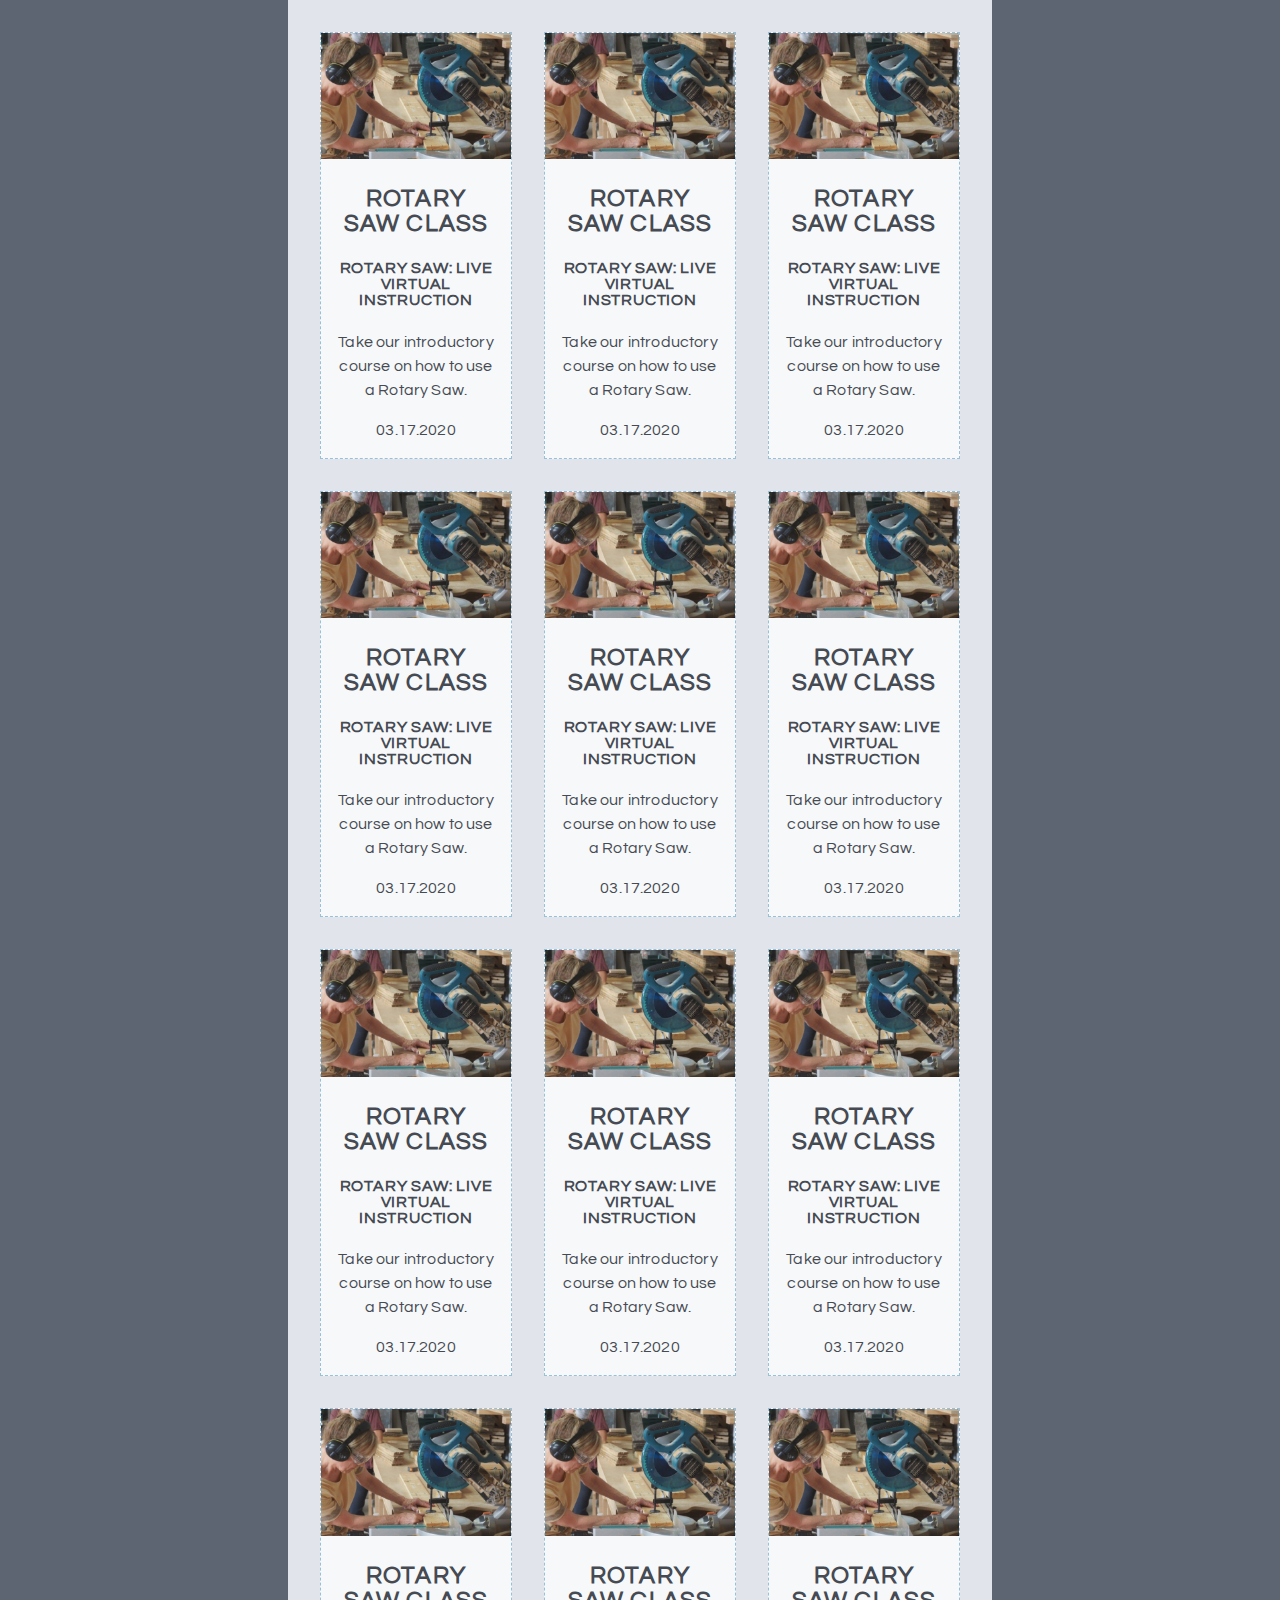
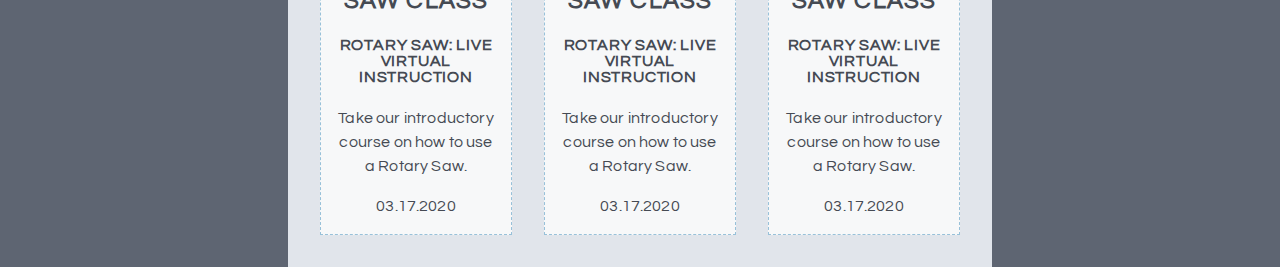
<file: card-grid.html>
<!DOCTYPE html>
<html lang="en-us">

<head>
	<meta charset="UTF-8">
	<meta name="viewport" content="width=device-width, initial-scale=1">
	<title>Card Grid</title>
	<link rel="stylesheet" href="gizmo.css">
	<link rel="shortcut icon" type="image/png" href="img/favicon-32x32.png">
	<link href="https://fonts.googleapis.com/css?family=Oswald:300,400,500,700|Questrial&display=swap" rel="stylesheet">
</head>

<body>
	<section>
		
			<div class="card-container">

			<section class="card-post">
				<img src="img/Saw.png" alt="saw">
	
				<div class= "text">
	
				<h3>Rotary Saw Class</h3>

				<h4>Rotary Saw: Live Virtual Instruction</h4>
				<p>Take our introductory course on how to use a Rotary Saw.</p>

				<p>03.17.2020</p>
		
				</div>
				
			</section>

			<section class="card-post">
				<img src="img/Saw.png" alt="saw">
	
				<div class= "text">
	
				<h3>Rotary Saw Class</h3>

				<h4>Rotary Saw: Live Virtual Instruction</h4>
				<p>Take our introductory course on how to use a Rotary Saw.</p>

				<p>03.17.2020</p>
		
				</div>
				
			</section>

			<section class="card-post">
				<img src="img/Saw.png" alt="saw">
	
				<div class= "text">
	
				<h3>Rotary Saw Class</h3>

				<h4>Rotary Saw: Live Virtual Instruction</h4>
				<p>Take our introductory course on how to use a Rotary Saw.</p>

				<p>03.17.2020</p>
		
				</div>
				
			</section>

			<section class="card-post">
				<img src="img/Saw.png" alt="saw">
	
				<div class= "text">
	
				<h3>Rotary Saw Class</h3>

				<h4>Rotary Saw: Live Virtual Instruction</h4>
				<p>Take our introductory course on how to use a Rotary Saw.</p>

				<p>03.17.2020</p>
		
				</div>
				
			</section>

			<section class="card-post">
				<img src="img/Saw.png" alt="saw">
	
				<div class= "text">
	
				<h3>Rotary Saw Class</h3>

				<h4>Rotary Saw: Live Virtual Instruction</h4>
				<p>Take our introductory course on how to use a Rotary Saw.</p>

				<p>03.17.2020</p>
		
				</div>
				
			</section>

			<section class="card-post">
				<img src="img/Saw.png" alt="saw">
	
				<div class= "text">
	
				<h3>Rotary Saw Class</h3>

				<h4>Rotary Saw: Live Virtual Instruction</h4>
				<p>Take our introductory course on how to use a Rotary Saw.</p>

				<p>03.17.2020</p>
		
				</div>
				
			</section>

			<section class="card-post">
				<img src="img/Saw.png" alt="saw">
	
				<div class= "text">
	
				<h3>Rotary Saw Class</h3>

				<h4>Rotary Saw: Live Virtual Instruction</h4>
				<p>Take our introductory course on how to use a Rotary Saw.</p>

				<p>03.17.2020</p>
		
				</div>
				
			</section>

			<section class="card-post">
				<img src="img/Saw.png" alt="saw">
	
				<div class= "text">
	
				<h3>Rotary Saw Class</h3>

				<h4>Rotary Saw: Live Virtual Instruction</h4>
				<p>Take our introductory course on how to use a Rotary Saw.</p>

				<p>03.17.2020</p>
		
				</div>
				
			</section>

			<section class="card-post">
				<img src="img/Saw.png" alt="saw">
	
				<div class= "text">
	
				<h3>Rotary Saw Class</h3>

				<h4>Rotary Saw: Live Virtual Instruction</h4>
				<p>Take our introductory course on how to use a Rotary Saw.</p>

				<p>03.17.2020</p>
		
				</div>
				
			</section>

			<section class="card-post">
				<img src="img/Saw.png" alt="saw">
	
				<div class= "text">
	
				<h3>Rotary Saw Class</h3>

				<h4>Rotary Saw: Live Virtual Instruction</h4>
				<p>Take our introductory course on how to use a Rotary Saw.</p>

				<p>03.17.2020</p>
		
				</div>
				
			</section>

			<section class="card-post">
				<img src="img/Saw.png" alt="saw">
	
				<div class= "text">
	
				<h3>Rotary Saw Class</h3>

				<h4>Rotary Saw: Live Virtual Instruction</h4>
				<p>Take our introductory course on how to use a Rotary Saw.</p>

				<p>03.17.2020</p>
		
				</div>
				
			</section>

			<section class="card-post">
				<img src="img/Saw.png" alt="saw">
	
				<div class= "text">
	
				<h3>Rotary Saw Class</h3>

				<h4>Rotary Saw: Live Virtual Instruction</h4>
				<p>Take our introductory course on how to use a Rotary Saw.</p>

				<p>03.17.2020</p>
		
				</div>
				
			</section>

		</div>
		

</section>


</body>
</html>
</file>
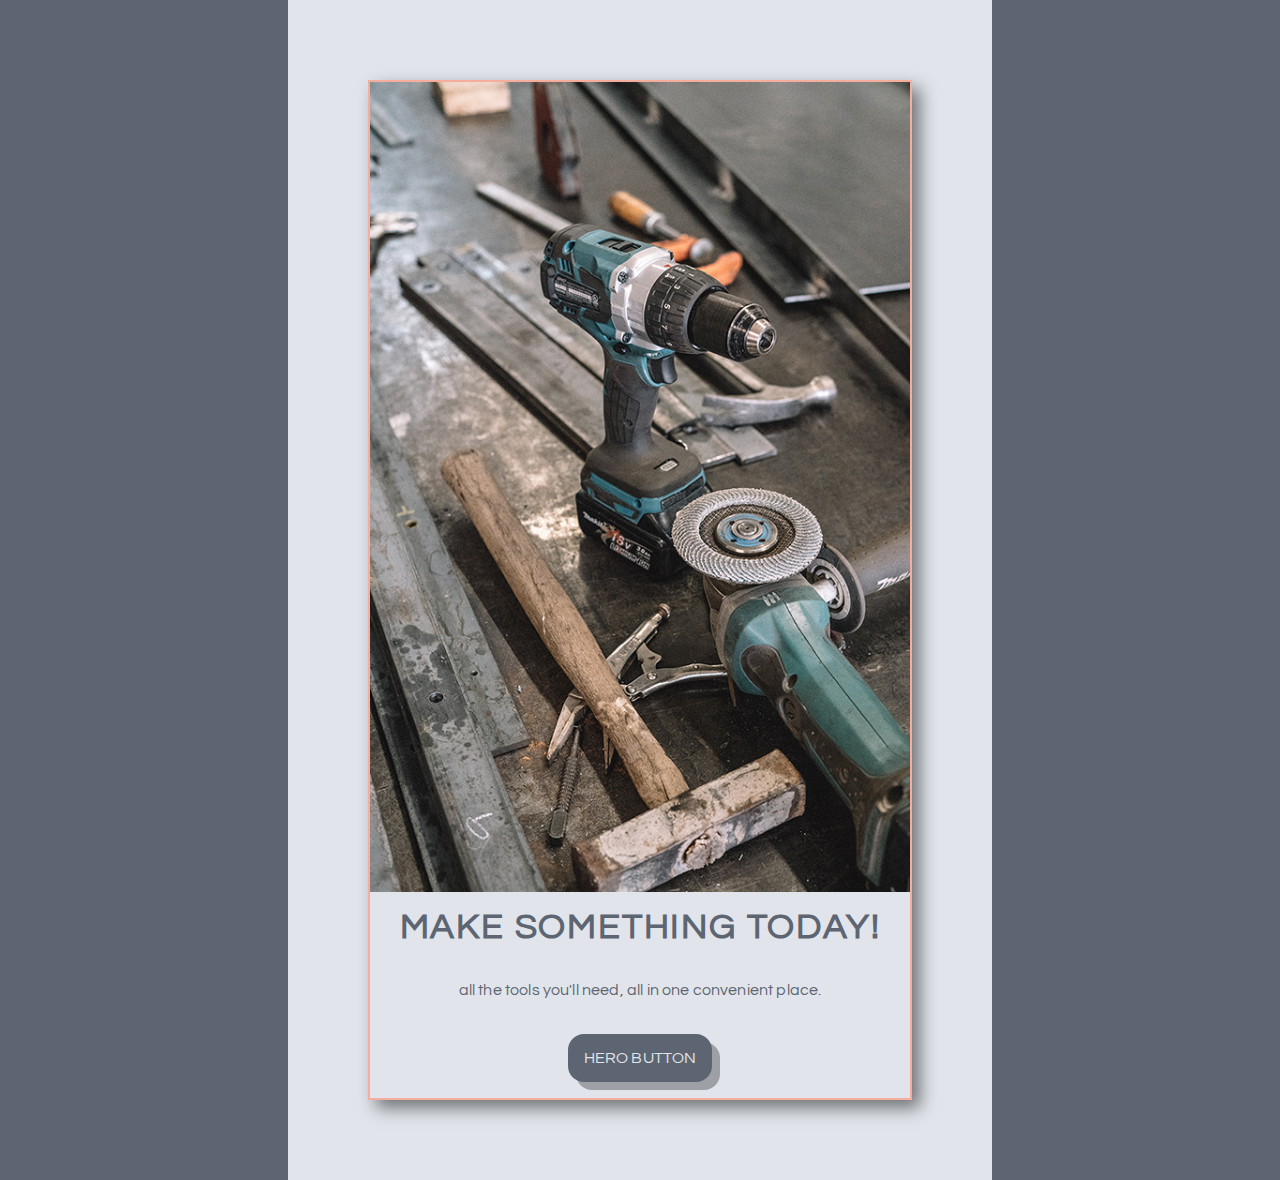
<file: hero-block.html>
<!DOCTYPE html>
<html lang="en-us">

<head>
	<meta charset="UTF-8">
	<meta name="viewport" content="width=device-width, initial-scale=1">
	<title>Hero Block</title>
	<link rel="stylesheet" href="gizmo.css">
	<link rel="shortcut icon" type="image/png" href="img/favicon-32x32.png">
	<link href="https://fonts.googleapis.com/css?family=Oswald:300,400,500,700|Questrial&display=swap" rel="stylesheet">
</head>


<body>
<section class="hero-block">
				
				<img src="img/sidney-pearce-WRgKwttuP7A-unsplash.jpg" class="hero-img" alt="error" >
				
				<h2>Make Something Today!</h2>
				<p>All the tools you'll need, all in one convenient place.</p>
				<a href="" class="link-button-hero">Hero Button</a>


</section>

</body>
</html>
</file>
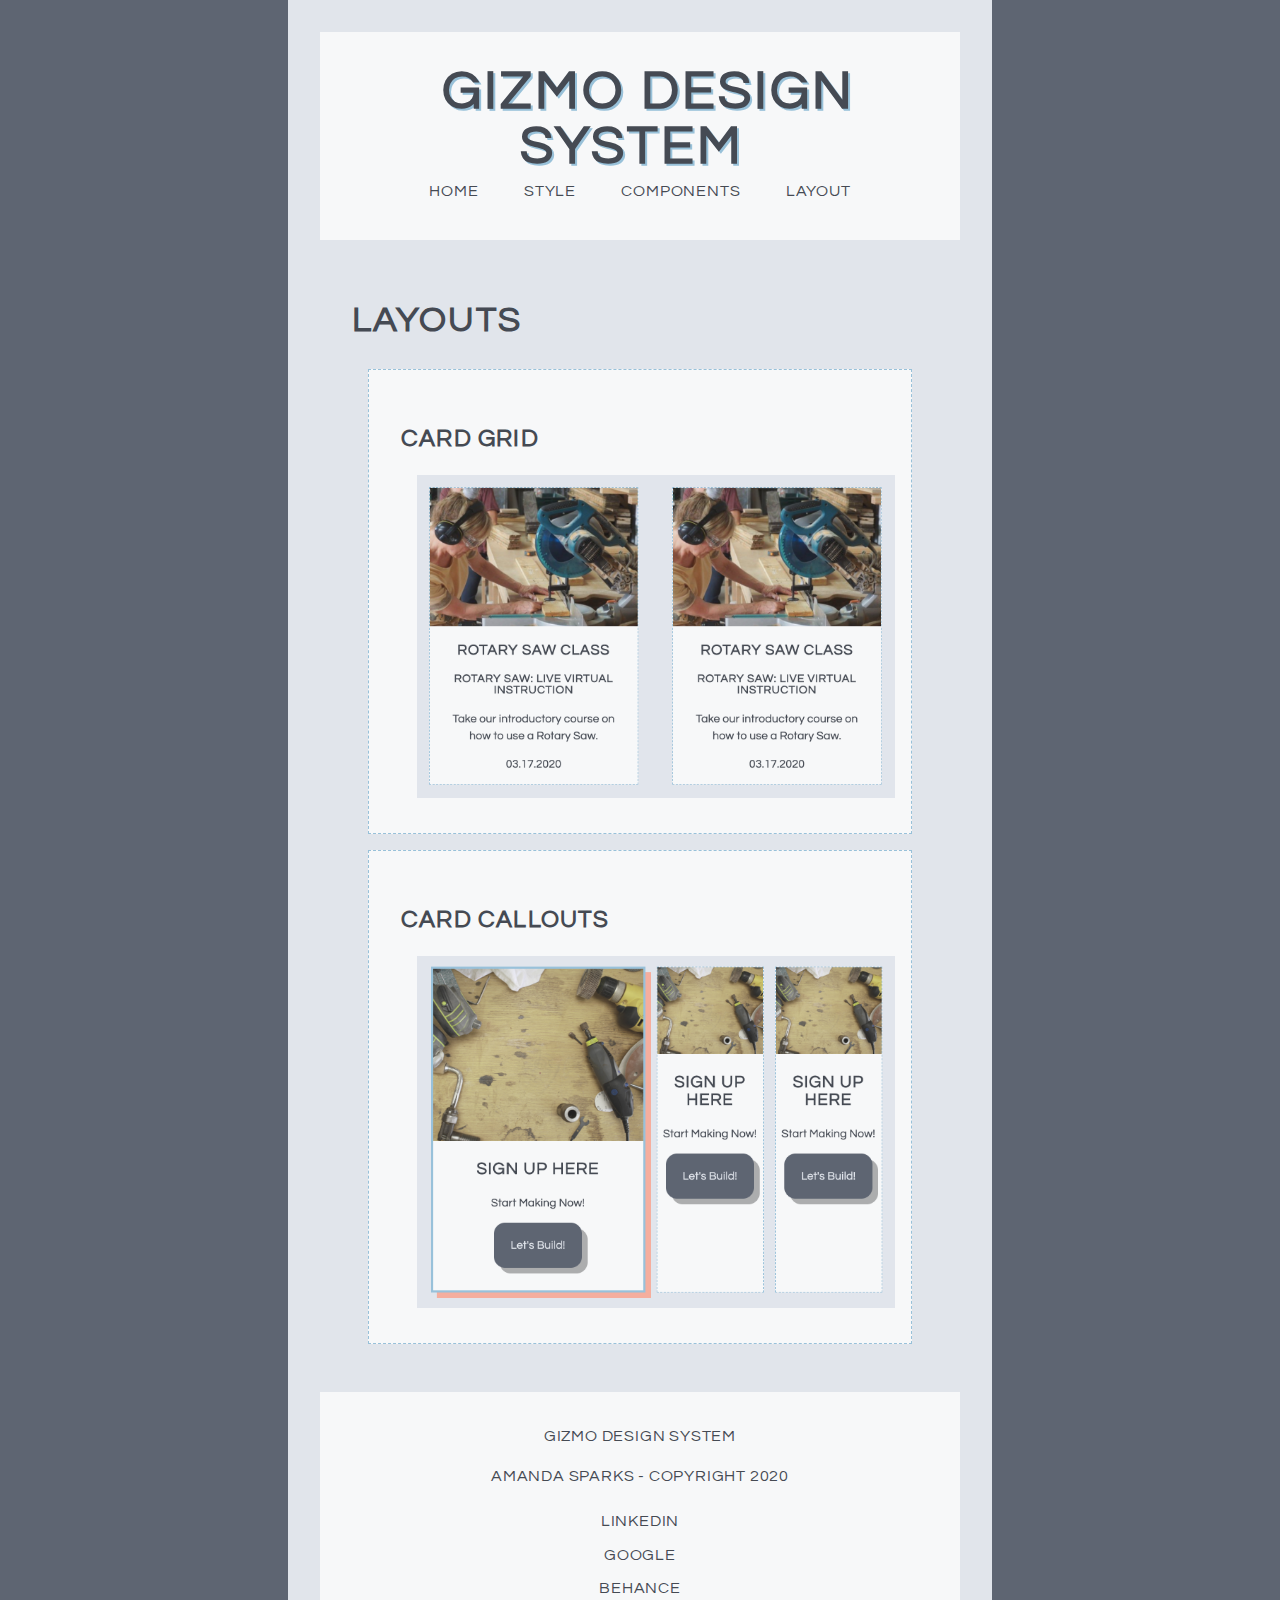
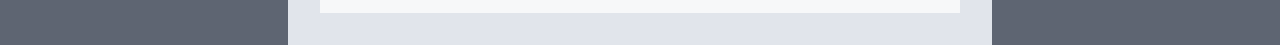
<file: layout.html>
<!DOCTYPE html>
<html lang="en-us">

<head>
	<meta charset="UTF-8">
	<meta name="viewport" content="width=device-width, initial-scale=1">
	<title>Layout</title>
	<link rel="stylesheet" href="gizmo.css">
	<link rel="shortcut icon" type="image/png" href="img/favicon-32x32.png">
	<link href="https://fonts.googleapis.com/css?family=Oswald:300,400,500,700|Questrial&display=swap" rel="stylesheet">
</head>

<body>
	<header>

		<a href="index.html" class="site-logo">Gizmo Design System</a>

		<nav class="nav-primary">
			<ul class="header-list">
				<li><a href="index.html">Home</a></li>
				<li><a href="style.html">Style</a></li>
				<li><a href="components.html">Components</a></li>
				<li><a href="layout.html">Layout</a></li>
			</ul>
		</nav>

	</header>


	<main>
		
		<h2>Layouts</h2>
		
		<figure>
			<h3>Card Grid</h3>
			<a href="card-grid.html">
				<img src="img/cardgrid-screenshot.png" alt="cardgrid">
			</a>
		</figure>

		<figure>
			<h3>Card Callouts</h3>
			<a href="card-callouts.html">
				<img src="img/cardcall-screenshot.png" alt="card-callouts">
			</a>
		</figure>





	</main>

	<footer>
		<p class="footer-info">Gizmo Design System</p>
		<p class="footer-info">Amanda Sparks - Copyright 2020</p>
	
		<nav class="nav-secondary"> 
			<ul>
				<li><a href="http://linkedin.com">LinkedIn</a></li>
				<li><a href="http://google.com">Google</a></li>
				<li><a href="http://behance.com">Behance</a></li>
			</ul>
		</nav>

	</footer>

</body>
</html>
</file>
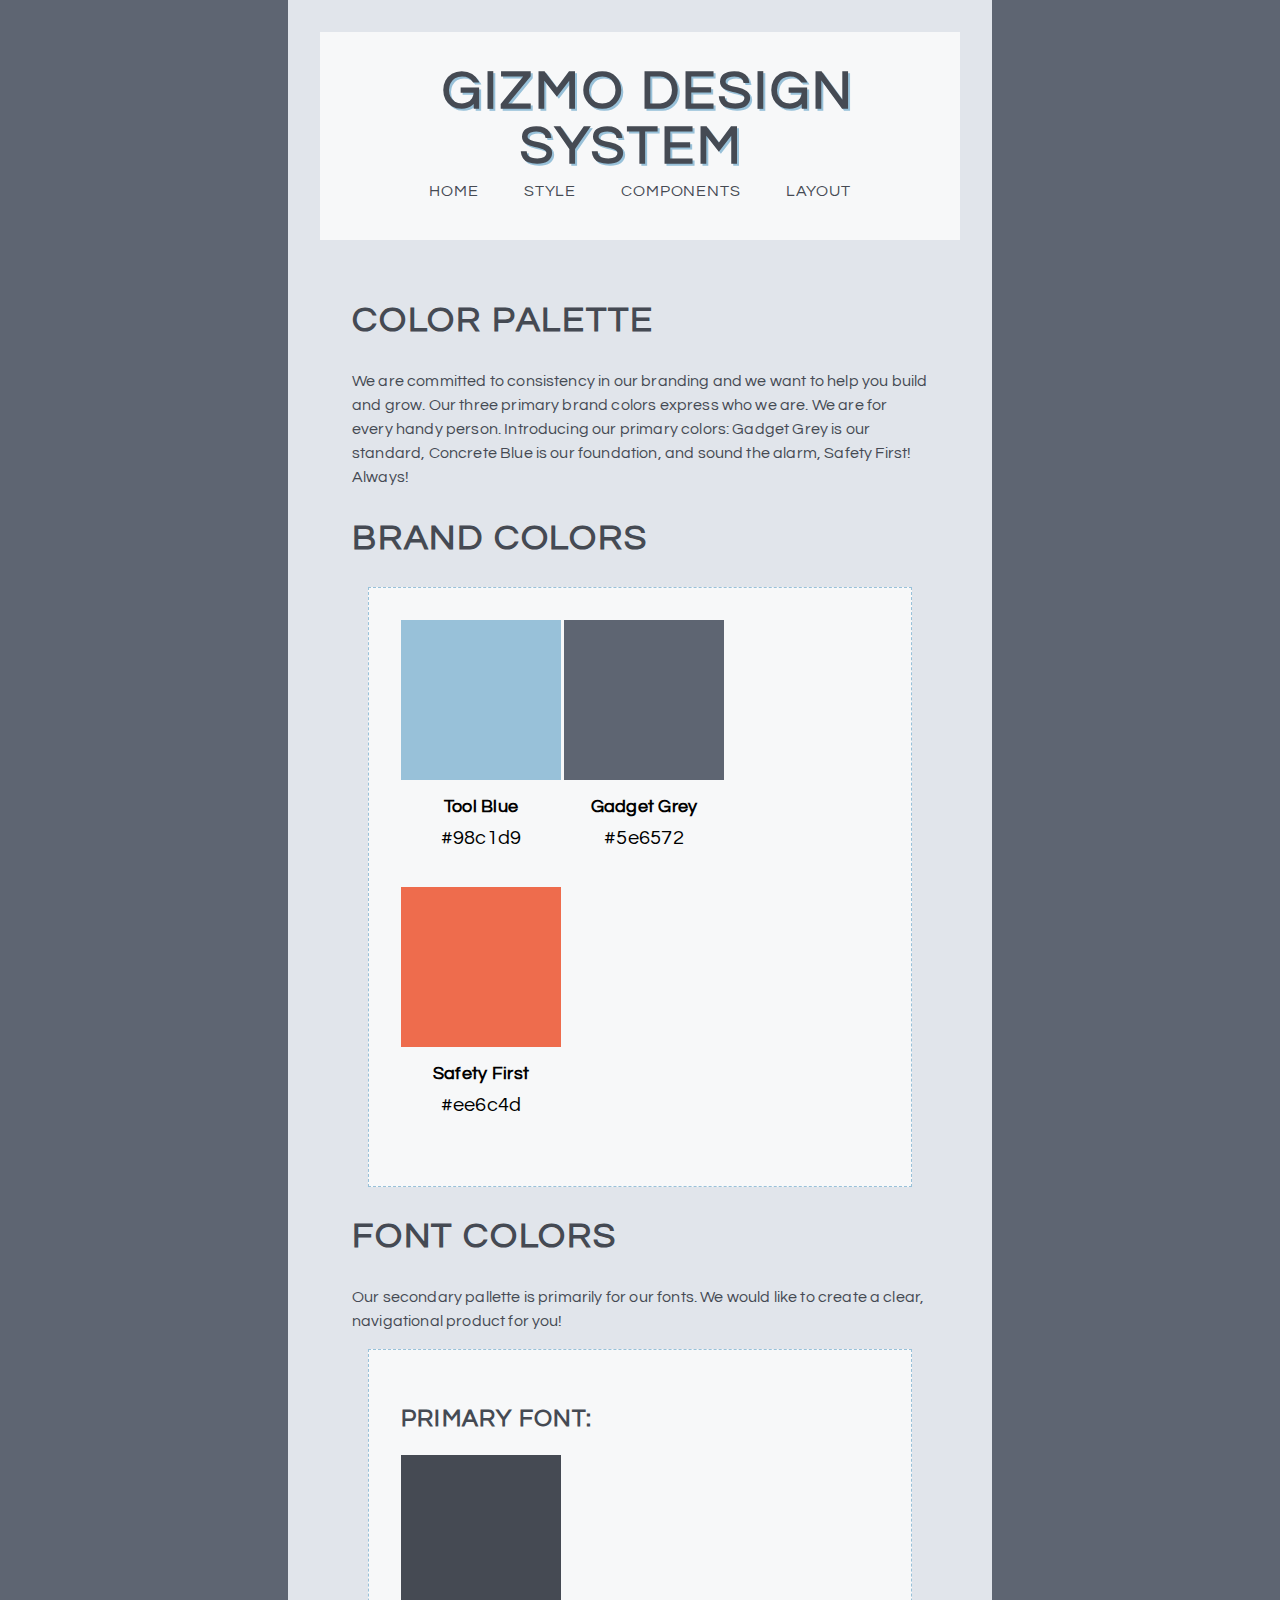
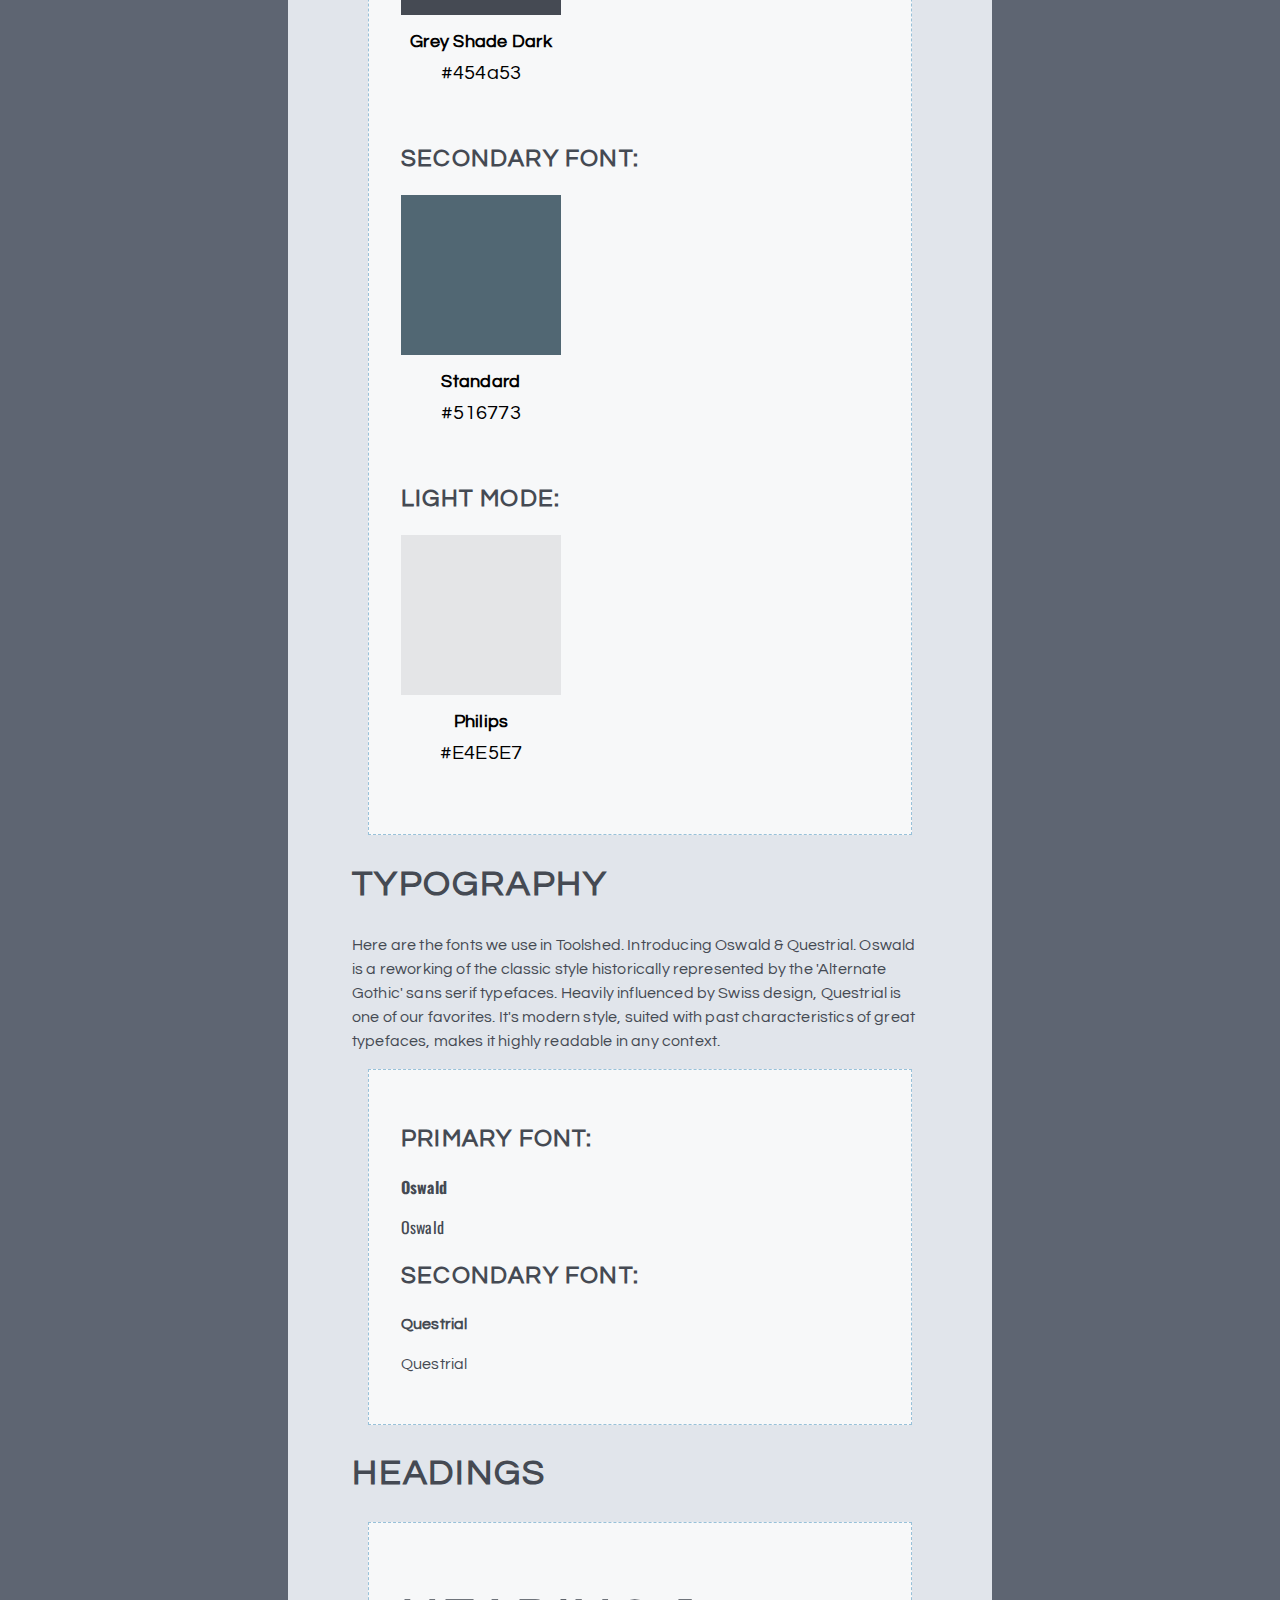
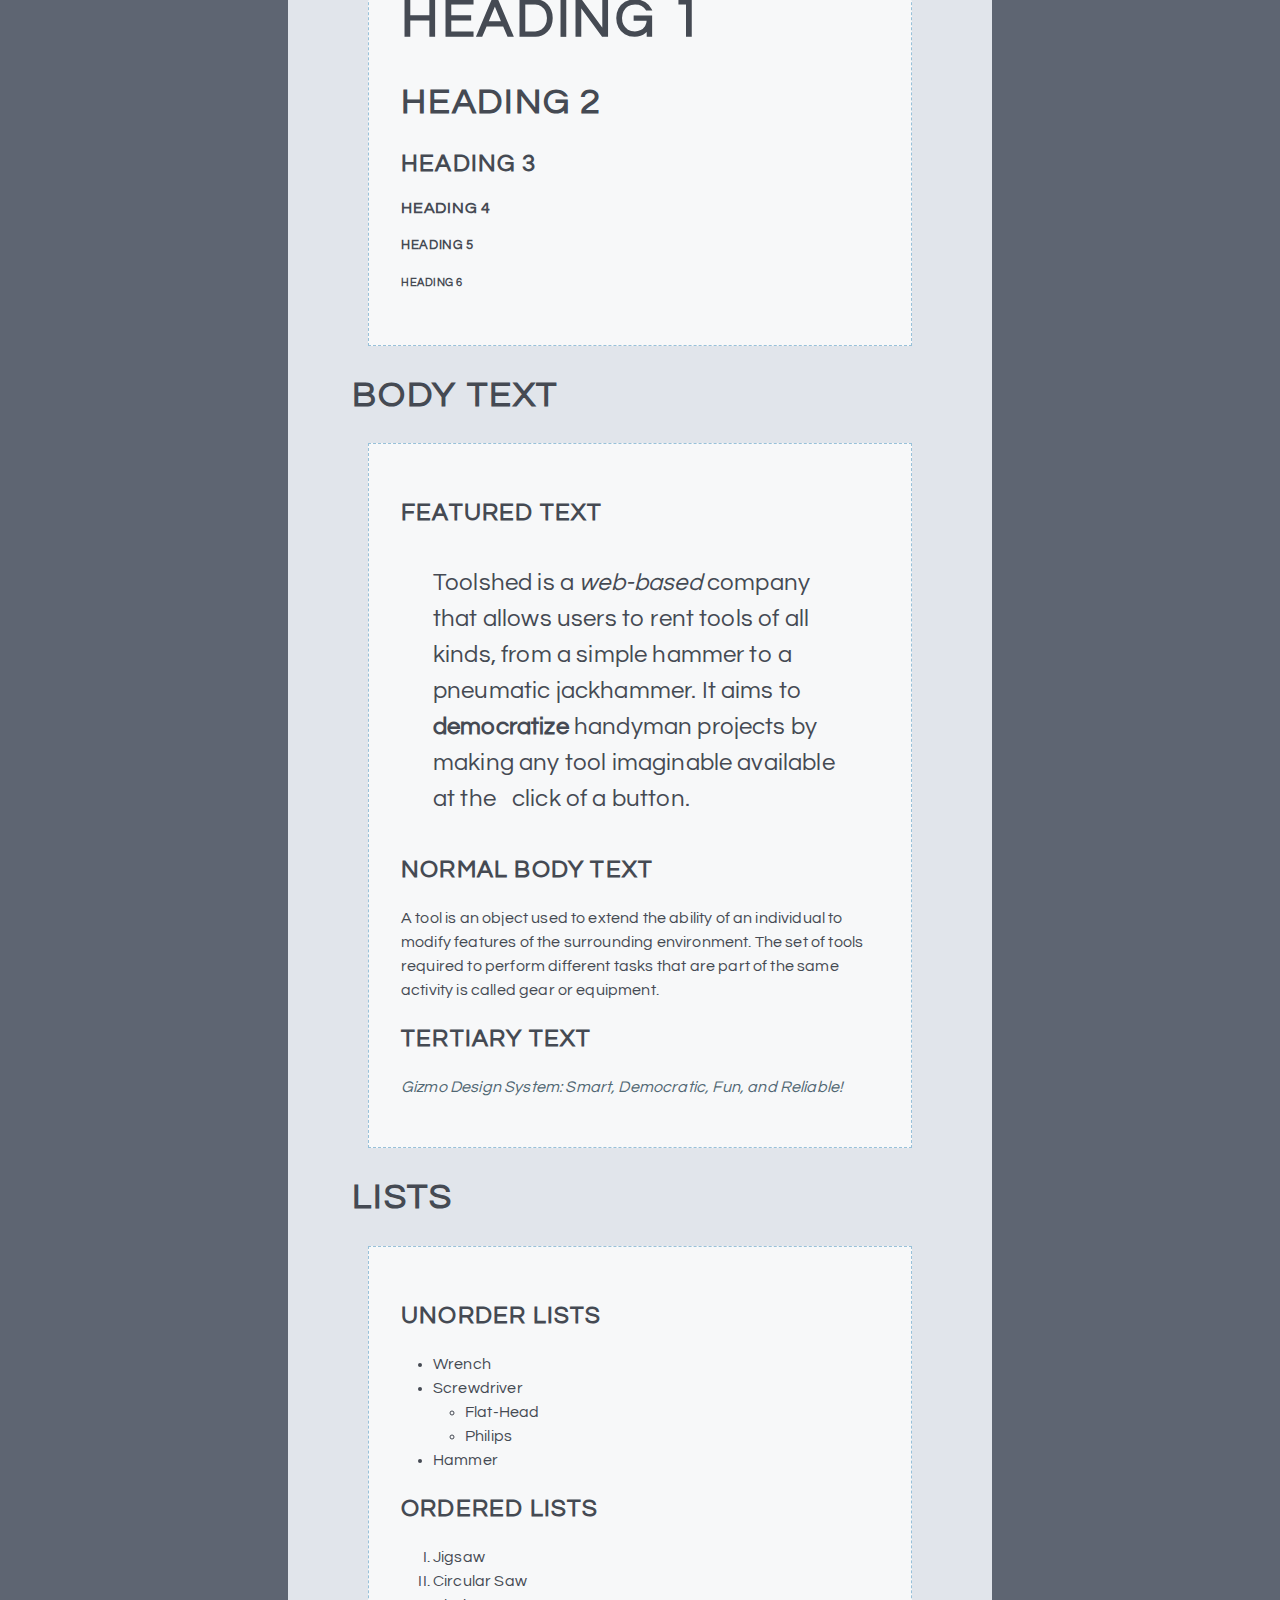
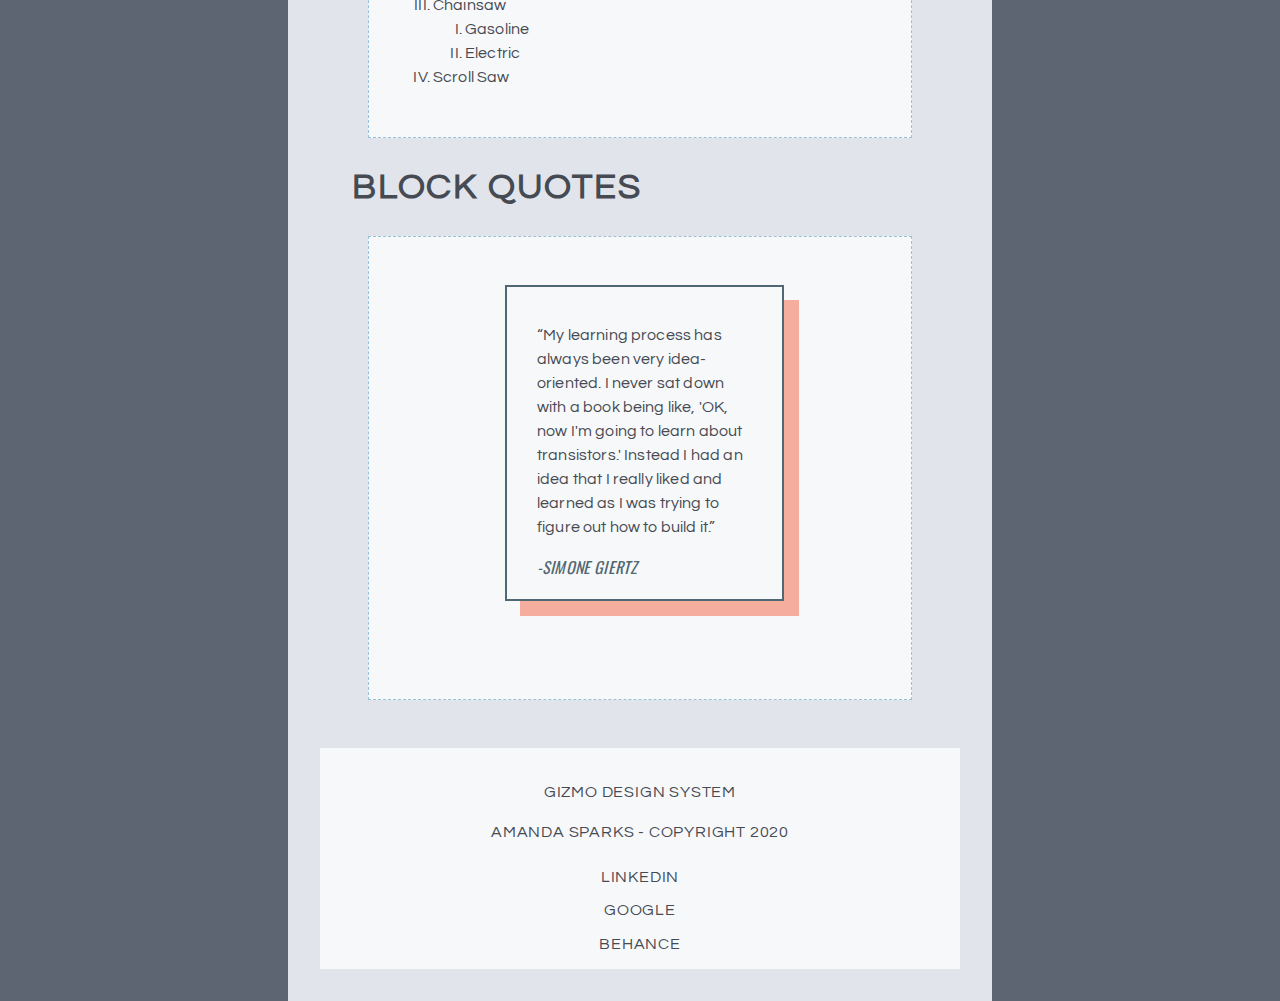
<file: style.html>
<!DOCTYPE html>
<html lang="en-us">

<head>
	<meta charset="UTF-8">
	<meta name="viewport" content="width=device-width, initial-scale=1">
	<title>Style</title>
	<link rel="stylesheet" href="gizmo.css">
	<link rel="shortcut icon" type="image/png" href="img/favicon-32x32.png">
	<link href="https://fonts.googleapis.com/css?family=Oswald:300,400,500,700|Questrial&display=swap" rel="stylesheet">
</head>

<body>
	<header>

		<a href="index.html" class="site-logo">Gizmo Design System</a>


		<nav class="nav-primary">
			<ul class="header-list">
				<li><a href="index.html">Home</a></li>
				<li><a href="style.html">Style</a></li>
				<li><a href="components.html">Components</a></li>
				<li><a href="layout.html">Layout</a></li>
			</ul>
		</nav>

	</header>

	<main>
		
		<section>
		
			<h2>Color Palette</h2>
			<p> We are committed to consistency in our branding and we  want to help you build and grow. Our three primary brand colors express who we are. We are for every handy person. Introducing our primary colors: Gadget Grey is our standard, Concrete Blue is our foundation, and sound the alarm, Safety First! Always!</p>
			<h2>Brand Colors</h2>
		
		
			<figure>
		
				<svg class="color-swatch" version="1.1" 
				xmlns="http://www.w3.org/2000/svg"  x="0px" y="0px" viewBox="0 0 100 
				165" style="max-width: 10rem;">
				<rect width="100" height="100"  fill="#98c1d9" />
				<text x="50" y="120" text-anchor="middle" font-weight="bold" font-size="70%">Tool Blue</text>
				<text x="50" y="140" text-anchor="middle" font-size="80%">#98c1d9</text>
				</svg>

	
				<svg class="color-swatch" version="1.1" 
				xmlns="http://www.w3.org/2000/svg"  x="0px" y="0px" viewBox="0 0 100 
				165" style="max-width: 10rem;">
				<rect width="100" height="100"  fill="#5e6572" />
				<text x="50" y="120" text-anchor="middle" font-weight="bold" font-size="70%">Gadget Grey</text>
				<text x="50" y="140" text-anchor="middle" font-size="80%">#5e6572</text>
				</svg>

	
				<svg class="color-swatch" version="1.1" 
				xmlns="http://www.w3.org/2000/svg"  x="0px" y="0px" viewBox="0 0 100 
				165" style="max-width: 10rem;">
				<rect width="100" height="100"  fill="#ee6c4d" />
				<text x="50" y="120" text-anchor="middle" font-weight="bold" font-size="70%">Safety First</text>
				<text x="50" y="140" text-anchor="middle" font-size="80%">#ee6c4d</text>
				</svg>
	
			</figure>

			<h2>Font Colors</h2>
			<p>Our secondary pallette is primarily for our fonts. We would like to create a clear, navigational product for you!<p>
		
			<figure>

				<h3>Primary Font:</h3>
				<svg class="color-swatch" version="1.1" 
				xmlns="http://www.w3.org/2000/svg"  x="0px" y="0px" viewBox="0 0 100 
				165" style="max-width: 10rem;">
				<rect width="100" height="100"  fill="#454a53" />
				<text x="50" y="120" text-anchor="middle" font-weight="bold" font-size="70%">Grey Shade Dark</text>
				<text x="50" y="140" text-anchor="middle" font-size="80%">#454a53</text>
				</svg>
	
				<h3>Secondary Font:</h3>
				<svg class="color-swatch" version="1.1" 
				xmlns="http://www.w3.org/2000/svg"  x="0px" y="0px" viewBox="0 0 100 
				165" style="max-width: 10rem;">
				<rect width="100" height="100"  fill="#516773" />
				<text x="50" y="120" text-anchor="middle" font-weight="bold" font-size="70%">Standard</text>
				<text x="50" y="140" text-anchor="middle" font-size="80%">#516773</text>
				</svg>

				<h3>Light Mode:</h3>
				<svg class="color-swatch" version="1.1" 
				xmlns="http://www.w3.org/2000/svg"  x="0px" y="0px" viewBox="0 0 100 
				165" style="max-width: 10rem;">
				<rect width="100" height="100"  fill="#E4E5E7" />
				<text x="50" y="120" text-anchor="middle" font-weight="bold" font-size="70%">Philips</text>
				<text x="50" y="140" text-anchor="middle" font-size="80%">#E4E5E7</text>
				</svg>

			</figure>

			<h2>Typography</h2>
			<p>Here are the fonts we use in Toolshed. Introducing Oswald & Questrial. Oswald is a reworking of the classic style historically represented by the 'Alternate Gothic' sans serif typefaces. Heavily influenced by Swiss design, Questrial is one of our favorites. It's modern style, suited with past characteristics of great typefaces, makes it highly readable in any context. <p>
			
			<figure>
	
				<h3>Primary Font:</h3>
				<p class="example-oswald-bold">Oswald</p>
				<p class="example-oswald">Oswald</p>
	


				<h3>Secondary Font:</h3>
				<p class="example-questrial-bold">Questrial</p>
				<p class="example-questrial">Questrial</p>
	
	
			</figure>

			<h2>Headings</h2>

			<figure>
				<h1>Heading 1</h1>
				<h2>Heading 2</h2>
				<h3>Heading 3</h3>
				<h4>Heading 4</h4>
				<h5>Heading 5</h5>
				<h6>Heading 6</h6>
			</figure>

		<h2>Body Text</h2>		
			<figure>
		
				<h3>Featured Text</h3>
				<p class="featured-text">Toolshed is a <em>web-based</em> company that allows users to rent tools of all kinds, from a simple hammer to a pneumatic jackhammer. It aims to <strong>democratize</strong> handyman projects by making any tool imaginable available at the<a href="index.html">click of a button.</a></p>
		
				<h3>Normal Body Text</h3>
				<p>A tool is an object used to extend the ability of an individual to modify features of the surrounding environment. The set of tools required to perform different tasks that are part of the same activity is called gear or equipment.</p>
		
				<h3>Tertiary Text</h3>
				<p class="tertiary-text">Gizmo Design System: Smart, Democratic, Fun, and Reliable!</p>

			</figure>

	<h2>Lists</h2>
		
		<figure>
			<h3>Unorder Lists</h3>
				<ul class="in-main">
					<li>Wrench</li>
					<li>Screwdriver
						<ul class="in-main">
							<li>Flat-Head</li>
							<li>Philips</li>
						</ul>
					</li>
					<li>Hammer</li>
				</ul>
			

			<h3>Ordered Lists</h3>
				<ol>	
					<li>Jigsaw</li>
					<li>Circular Saw</li>
					<li>Chainsaw
						<ol>
							<li>Gasoline</li>
							<li>Electric</li>
						</ol>
					</li>
					<li>Scroll Saw</li>
				</ol>
		</figure>

	<h2>Block Quotes</h2>
		
		<figure>

			<div class="wrapper">

			<blockquote class="shadow">
			<p>“My learning process has always been very idea-oriented. I never sat down with a book being like, 'OK, now I'm going to learn about transistors.' Instead I had an idea that I really liked and learned as I was trying to figure out how to build it.”</p>

			<cite>-Simone Giertz</cite>

			</blockquote>
			</div>

		</figure>


	</section>

</main>

	<footer>
		<p class="footer-info">Gizmo Design System</p>
		<p class="footer-info">Amanda Sparks - Copyright 2020</p>
	
		<nav class="nav-secondary"> 
			<ul>
				<li><a href="http://linkedin.com">LinkedIn</a></li>
				<li><a href="http://google.com">Google</a></li>
				<li><a href="http://behance.com">Behance</a></li>
			</ul>
		</nav>

	</footer>

</body>
</html>
</file>
<file: gizmo.css>
/*===========================================
Colors Variables
============================================*/

html {
	--gadget-grey: 		#5e6572;
	--tool-blue: 		#98c1d9;
	--safety-first: 	#ee6c4d;

	--grey-shade-light:	#e1e5eb;
	--grey-shade-dark:	#454a53;

	--blue-shade-light:	#f7f8f9;
	--blue-shade-dark-standard:	#516773;

	--red-shade-light:	#f5ae9d;
	--red-shade-dark:	#ae4f39;

	--font-primary:		'Oswald', Impact, sans-serif;
	--font-secondary:	'Questrial', Helvetica, Arial, sans-serif;	

	--ratio: 1.333;
	--size-xlarge: calc( var(--size-large) * var(--ratio) );
	--size-large: calc( var(--size-medium) * var(--ratio) );
	--size-medium: calc( 1rem * var(--ratio) );
	--size-small: .5;

	--margin-standard: 0 auto;
	

}

/*=====================================================
Typography
======================================================*/

html {
	color: var(--grey-shade-dark);
	font-family: var(--font-primary);
	background-color: var(--gadget-grey);
}

a {
	color: var(--grey-shade-dark);
 	text-decoration: none;
 	padding: 1rem;
}

a:visited {
	color: var(--gadget-grey);
}

a:hover, a:focus {
	color: var(--safety-first);
	text-decoration: none;
}

a:active {
	color: var(--tool-blue);
	}



	



p {
	color: var(--grey-shade-dark);
	font-family: var(--font-secondary);
	font-size: 1rem;
	line-height: 1.5;

}

h1, h2, h3, h4, h5, h5, h6 {
	text-transform: uppercase;
	font-weight: 700;
	letter-spacing: .05em;

}

h1{
	font-size: var(--size-xlarge);
}

h2 {
	font-size: var(--size-large);
}

h3 {
	font-size: var(--size-medium);

}

.featured-text {
	font-size: var(--size-medium);
	color: var(--grey-shade-dark);
	padding: 1rem 2rem;


}

.tertiary-text {
	color: var(--blue-shade-dark-standard);
	font-size: var(--size-small);
	font-style: italic;
}

.site-logo {
	font-size: var(--size-xlarge);
	text-shadow: 2px 2px var(--tool-blue);

}



/*=====================================================
Master Page Layout
======================================================*/


main {
	padding: 2rem;
}


body {
		background-color: var(--grey-shade-light);
		font-family: var(--font-secondary);
		letter-spacing: .01em;
		margin: var(--margin-standard);
		max-width: 40rem;
		padding: 2rem;
}

/*=====================================================
Images
======================================================*/

img {
	max-width: 100%;
}

.site-logo {
	color: var(--grey-shade-dark);
	letter-spacing: 3px;
	font-weight: bold;

}


/*=====================================================
Figure Component
======================================================*/

figure {
	background-color: var(--blue-shade-light);
	border: 1px solid var(--tool-blue);
  	
  	border-style: dashed;
  	color: var(--grey-shade-dark);
	margin: 1rem;
	padding: 2rem;
	
}

figcaption {
	margin-top: .5rem;

}

.example-oswald-bold {
	font-family: var(--font-primary);
	font-size: var(--font-medium);
	font-weight: 700;
}

.example-oswald {
	font-family: var(--font-primary);
	font-size: var(--font-medium);
	font-weight: 400;
}


.example-questrial-bold {
	font-family: var(--font-secondary);
	font-size: var(--font-medium);
	font-weight: 700;
}

.example-questrial {
	font-family: var(--font-secondary);
	font-size: var(--font-medium);
	font-weight: 300;
}


/*=====================================================
Quote Component
======================================================*/


.wrapper {
  	margin: 0 auto;
  	width: 90%;
  	padding-bottom: 50px;
}

blockquote {
  	background: var(--blue-shade-light);
  	color: var(--blue-shade-dark-standard);
  	padding: 20px 30px 20px 30px;
  	/*margin: 50px auto;*/
  	margin: 1rem 1rem 1rem 5rem;
  	max-width: 50%;
  
}


.shadow {
  	border: solid 2px ;
  	box-shadow: 15px 15px 0 0 var(--red-shade-light);
}

cite {
	font-family: var(--font-primary);
	text-transform: uppercase;
}

/*=====================================================
List Components
======================================================*/

ul {
	color: var(--grey-shade-dark);
	line-height: 1.5;
	padding-left: 0rem;

}

ol {
	color: var(--grey-shade-dark);
	line-height: 1.5;
	list-style-type: upper-roman;
	padding-left: 2rem;
}

.in-main {

	padding-left: 2rem;
}



/*=============================================
Link Button Component
===============================================*/

.link-button, .link-button:visited{
    background-color: var(--tool-blue);
    border-radius: 1rem;
    box-shadow: .5rem .5rem 0 rgba( 0, 0, 0, .3 );
    display: inline-block;
    margin-right: 1rem;
    padding: 1rem 1.5rem;
    text-decoration: none;
}

.link-button:hover, .link-button:focus {
    background-color: var(--grey-shade-light);
    box-shadow: .5rem .5rem 1rem rgba( 0, 0, 0, .3 );
    outline: none;
    cursor: pointer;
}

.link-button:active {
    background-color: var(--blue-shade-light);
}

.link-button-hero, .link-button-hero:visited {
    background-color: var(--gadget-grey);
    color: var(--grey-shade-light);
    border-radius: 1rem;
    box-shadow: .5rem .5rem 0 rgba( 0, 0, 0, .3 );
    display: inline-block;
    padding: 1.5rem 1.5rem;
    
}

.link-button-hero:hover, .link-button-hero:focus {
	background-color: var(--grey-shade-light);
	box-shadow: .5rem .5rem 1rem rgba( 0, 0, 0, .3 );
    outline: none;
	color: var(--safety-first);
	cursor: pointer;
}

.link-button-hero:active {
    background-color: var(--blue-shade-light);
}

.link-button-tertiary {
    background-color: transparent;
    border: .1rem dashed var(--gadget-grey);
    border-radius: 1rem;
    padding: .5rem;
}

.link-button-tertiary:hover, .link-button-tertiary:focus {
    background-color: transparent;
    border-color: var(--red-shade-light);
    cursor: pointer;
}

.link-button-tertiary:active {
    background-color: var(--safety-first);
    color: var(--grey-shade-light);

}





/*=====================================================
Accordions
======================================================*/

details {
    margin-bottom: 1.5rem;
}

summary::-webkit-details-marker {
    color: var(--safety-first);
}

summary:focus, summary:hover {
    outline: none;
    cursor: pointer;
}

summary:focus span {
    background-color: var(--grey-shade-light);
}

details div {
    padding: 2rem;
}

details[open] {
    border-bottom: 1px dashed var(--tool-blue);
    
}

/*======================================
Dialog Component
=======================================*/

dialog {
	animation: slide-in-scale .75s ease;
	background-color: var(--blue-shade-light);
	box-shadow: 1rem 1rem 0 0 var(--red-shade-light);
	color: var(--blue-shade-dark-standard);
	text-align: center;

  	}




dialog::backdrop {
	animation: opacity 1.5s;
	background-image: url('img/wrinkled-paper-texture.jpg');
	background-size: 70%;
	opacity: .3;
}




@keyframes slide-in-scale {
	
	0% {
		opacity: 0;
		transform: translateY(15rem) scale(1);
	} 

	50% {
		opacity: .5;
		transform: scale(1.5);
	}

	100% {
		opacity: 1;
		transform: translateY(0rem) scale(1);
	}

}

@keyframes opacity {
	
	0% {
		opacity: 0;
	}
	
	100% {
		opacity: .50;
	}
	
}


/*=====================================================
Forms
======================================================*/


form {
   background-color: var(--blue-shade-light);
   border: solid 2px var(--red-shade-light);
   box-shadow: 15px 15px 0 0 var(--tool-blue);
   padding: 2rem calc( (100% - 15rem) / 2 ); /*Should be in 20rem media query*/
   margin: 3rem;
   text-align: center;
}


label, input, select, textarea {
   color: var(--grey-shade-dark);
   display: block;
   padding-top: 1rem;
   padding-bottom: 1rem;
   

}

textarea {
	background-color: var(--grey-shade-light);
	min-height: 4rem;

}

label:focus, input:focus, select:focus, textarea:focus {
   background-color: var(--grey-shade-light);
   
}


.error {
	color: var(--red-shade-dark);
	background-color: var(--red-shade-dark);
	
}

.disabled {
	color: var(--grey-shade-light);
	background-color: var(--grey-shade-light);
}

form .error {
	color: var(--red-shade-dark);
	background-color: var(--red-shade-dark);

}

form .disabled {
	color: var(--grey-shade-light);
	background-color: var(--grey-shade-light);
}






[type="text"] {
	background-color: var(--grey-shade-light);
}



/*BUTTON*/
[type="submit"], button {
	background-color: var(--gadget-grey);
    color: var(--grey-shade-light);
    border-radius: 1rem;
    box-shadow: .5rem .5rem 0 rgba( 0, 0, 0, .3 );
    display: inline-block;
    font-family: var(--font-secondary);
    font-size: var(--font-medium);
	margin: 2rem;
    padding: 1.5rem 1.5rem;
    text-transform: : uppercase;
}

[type="submit"]:hover, [type="submit"]:focus, button {
	background-color: var(--grey-shade-light);
	box-shadow: .5rem .5rem 1rem rgba( 0, 0, 0, .3 );
    outline: none;
	color: var(--safety-first);
	cursor: pointer;

}

[type="submit"]:active, button {
	background-color: var(--blue-shade-light);
}




/*=====================================================
Header Page Component
======================================================*/

header {
	background-color: var(--blue-shade-light);
	letter-spacing: .05em;
	margin: var(--margin-standard);
	padding: 2rem 0 2rem 0;
	text-align: center;
	text-transform: uppercase;
	}

.header-list li {
	list-style: none;
	display: block;
}

/*=====================================================
Footer Component
======================================================*/

footer {
	background-color: var(--blue-shade-light);
	letter-spacing: .05em;
	margin: var(--margin-standard);
	padding: 1rem 0 .5rem 0;
	text-transform: uppercase;
	text-align: center;	
	list-style: none;
}

.footer-info li {
	color: var(--blue-shade-dark-standard);
	font-size: var(--size-small);
	line-height: .75;
	letter-spacing: .05em;
	list-style: none;
}



/*=====================================================
Navigation 
======================================================*/


html {
	--ratio: 1.2;
}

.nav-primary li {
	display: block;
	margin: 0;
	padding: .3rem;
	list-style-type: none;
	text-align: center;	
	text-transform: uppercase;
}

.nav-primary a:hover, .nav-primary a:focus { 
	animation: colorChange ease;
	animation-iteration-count: infinite;
	animation-duration: 3s;
	border-bottom: .1rem dashed;
	padding: .5rem;
 }
 
.nav-secondary ul {
	display: block;
	margin: 0;
	padding: 0;
	list-style-type: none;
	text-align: center;	
	text-transform: uppercase;
}

.nav-secondary li {
	padding: .3rem;
}

/*.nav-secondary a:hover, .nav-secondary a:focus { 
	border-bottom: .1rem dashed var(--tool-blue);
	padding: .5rem;
}
*/

.nav-secondary a:hover, .nav-secondary a:focus { 
	border-bottom: .1rem dashed;
	animation: colorChange ease;
	animation-iteration-count: infinite;
	animation-duration: 3s;
	padding: .5rem;
}

@keyframes colorChange {
	0% {
		background: var(--blue-shade-light);
	}

	50% {
		background: var(--red-shade-light);
	}

	100% {
		background: var(--blue-shade-light);
	}

}

@media ( min-width: 400px ) {

	html {
		--ratio: 1.3;
	}

	.nav-primary ul {
	
		display: inline;
		margin: var(--margin-standard);
		padding: 2rem;
		list-style-type: none;
		text-align: center;	
		text-transform: uppercase;
	}

	.nav-primary a:hover, .nav-primary a:focus { 
		border-bottom: .1rem dashed var(--red-shade-light);
		padding: 1rem;
 	}

	.sub-menu-parent {
		position: relative;
	}

	.sub-menu-parent:focus .sub-menu,
	.sub-menu-parent:focus-within .sub-menu,
	.sub-menu-parent:hover .sub-menu {
  		visibility: visible; 
  		z-index: 1;
  		transform: translateY(0%);
  		transition-delay: 0s, 0s, 0.3s;  
 		visibility: visible; 
	}

	.sub-menu {
		background-color: var(--tool-blue);
		display: none;
		list-style-type: none;
		padding: 3rem;
		position: absolute;
		top: 75%;
		left: 40%;
		transform: translateY(-2em);
		z-index: -1;
		transition: all 0.3s ease-in-out 0s, visibility 0s linear 0.3s, z-index 0s linear 0.01s;
		visibility: hidden;

	}

}

@media (min-width: 800px) {

	html {
		--ratio: 1.5;
	}

	.header-list li {
		display: inline-block;
	}

	.nav-primary li {
		display: inline-block;
	}

}

/*=====================================================
Notifications
======================================================*/


.message-card {
	align-items: center;
	background-color: var(--grey-shade-light);
	border: dashed 2px var(--blue-shade-dark-standard);
	display: flex;
	margin: 1.5rem;
}

.message-card img {
	background-color: var(--blue-shade-light);
	padding:.5rem;
	margin: 1rem;
}


/*=====================================================
Hero Block
======================================================*/
 
	.hero-block {
		align-items: center;
		background-color: var(--grey-shade-light);
		border: solid 2px var(--red-shade-light);
		box-shadow: .5rem .5rem 1rem rgba( 0, 0, 0, .5);
		color: var(--gadget-grey);
		display: flex;
		flex-direction: column;
		margin: 3rem;
		text-transform: uppercase;
		
	}

	.hero-block h2 {
		margin: 1rem;
	}

	.hero-block p {
		color: var(--gadget-grey);
		text-transform: lowercase;
	}

	.hero-img {
		background-color: var(--gadget-grey);
		max-width: 100%;
		

	}	

	.hero-block .link-button-hero {
		margin: 1rem;
		padding: 1rem;
		
	} 

}

/*=====================================================
Cards
======================================================*/

.card-post .card-profile .card-call {
	align-items: center;
	display: block;
	max-width: 100%;
	color: var(--grey-shade-light);
}

.card-post {
	text-align: center;
	background-color: var(--blue-shade-light);
	border: dashed 1px var(--tool-blue);
}

.card-call {
	text-align: center;
	background-color: var(--blue-shade-light);
	border: dashed 1px var(--tool-blue);
}

.card-profile {
	text-align: center;
	background-color: var(--blue-shade-light);
	border: dashed 1px var(--tool-blue);
}

.card-profile img {
  	border-radius: 50%;
  	height:300px;
  	object-fit:cover;
  	padding-top: 2rem;
  	width:300px;
}
.card-profile:hover {
	background-color: var(--grey-shade-light);
}




.card-post:hover, .card-profile:hover, .card-call:hover {
    
    border: solid 3px var(--tool-blue);
    box-shadow: .5rem .5rem 0 var(--red-shade-light);
  	transition: all 0.2s ease-out;
}

.card-call .link-button-hero {
	margin-bottom: 2rem;
}

/*.card div {
	background-color: var(--blue-shade-dark-standard);
	padding: 1.75rem;
	text-align: center;
	color: var(--grey-shade-light);
}
*/


/*=====================================================
Grids
======================================================*/
.card-container {
	
	align-items: stretch;
	display: grid;
	grid-gap: 3rem;
}

.card-post:hover {
	color: var(--red-shade-light);
}

.card-container img {
	max-width: 100%;
}

.text {
	margin: 1rem;
}

@media ( min-width: 600px ) {
	
	.card-container {
		align-items: stretch;
		display: grid;
		grid-gap: 2rem;
		grid-template-columns: 1fr 1fr;
	}

}

	
@media ( min-width: 800px ) {

	.card-container {
		grid-template-columns: 1fr 1fr 1fr;
		max-width: 1300px;
	}

}




.card-callouts {
	align-items: stretch;
	display: grid;
	grid-gap: 3rem;
}

 
@media ( min-width: 675px ) {
	
	.card-callouts {
		align-items: stretch;
		grid-gap: 1rem;
		grid-template-columns: 2fr 1fr 1fr;
	}

}
</file>
